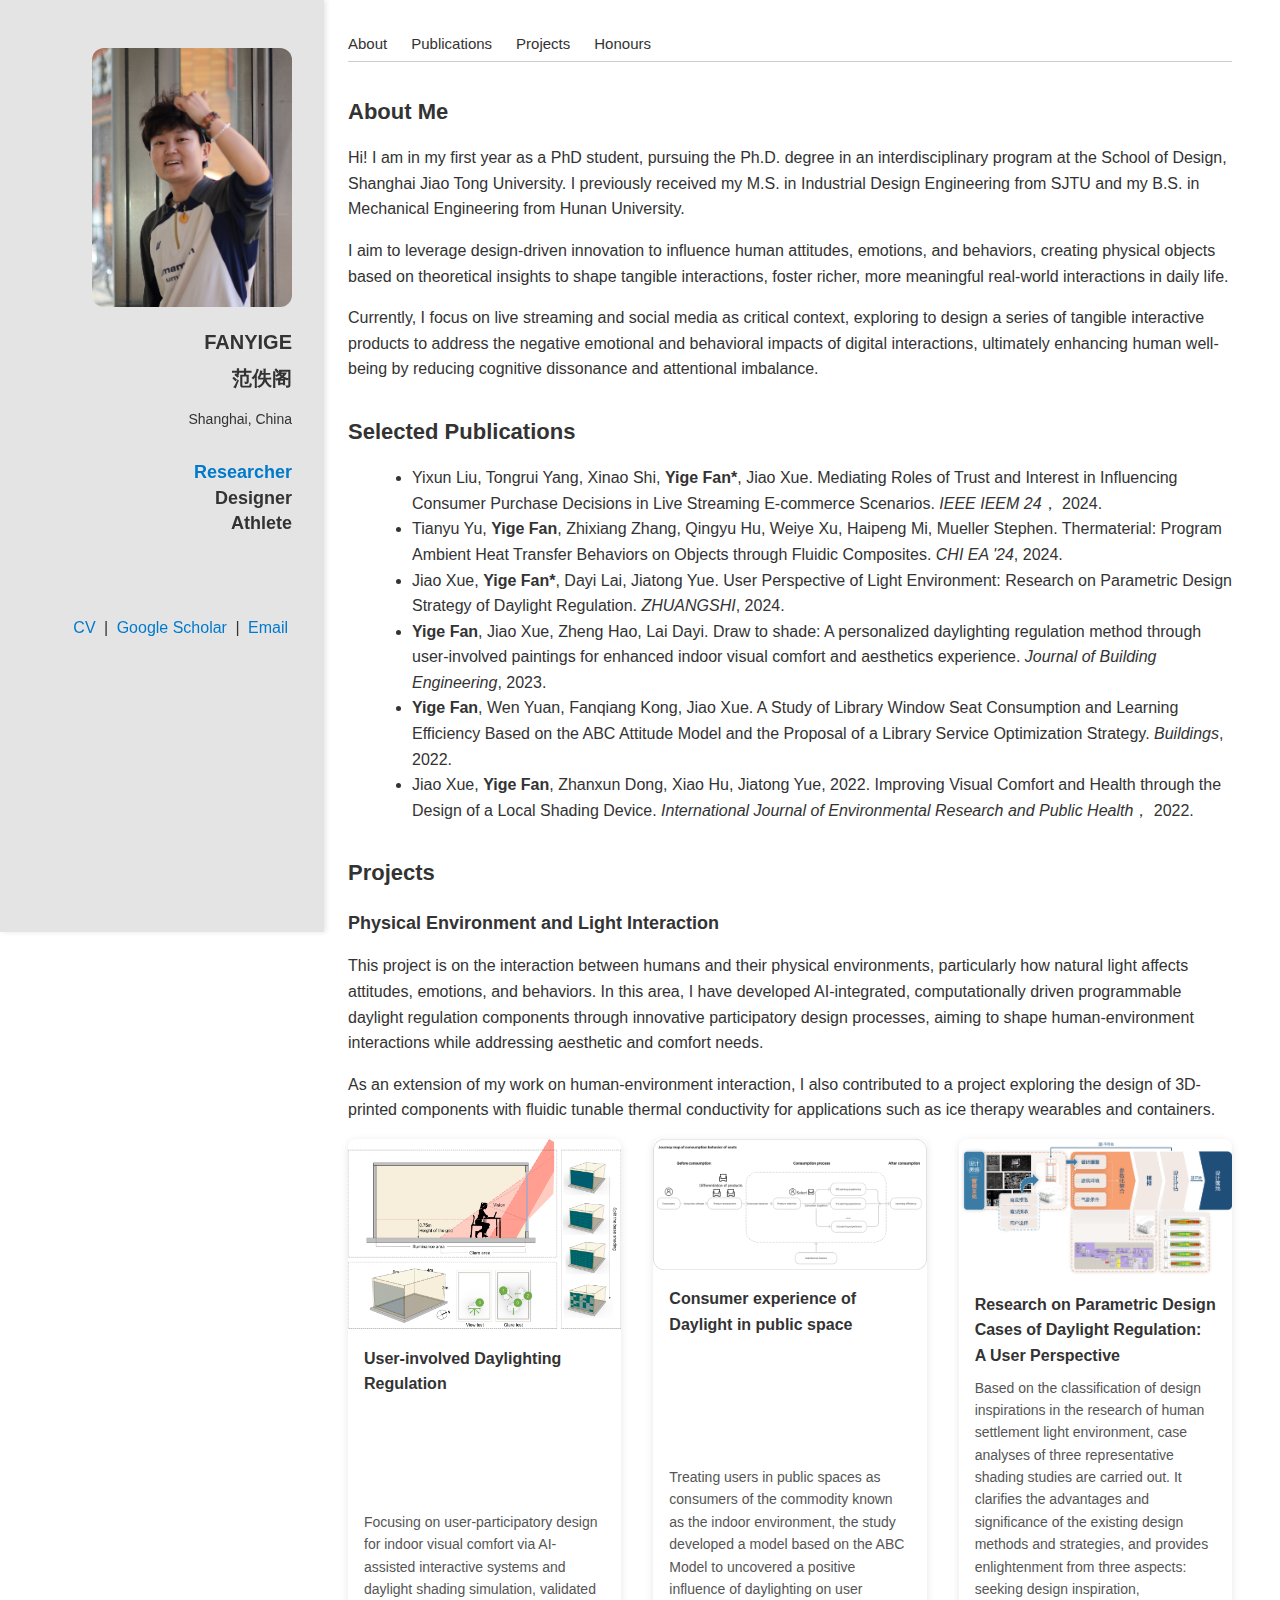
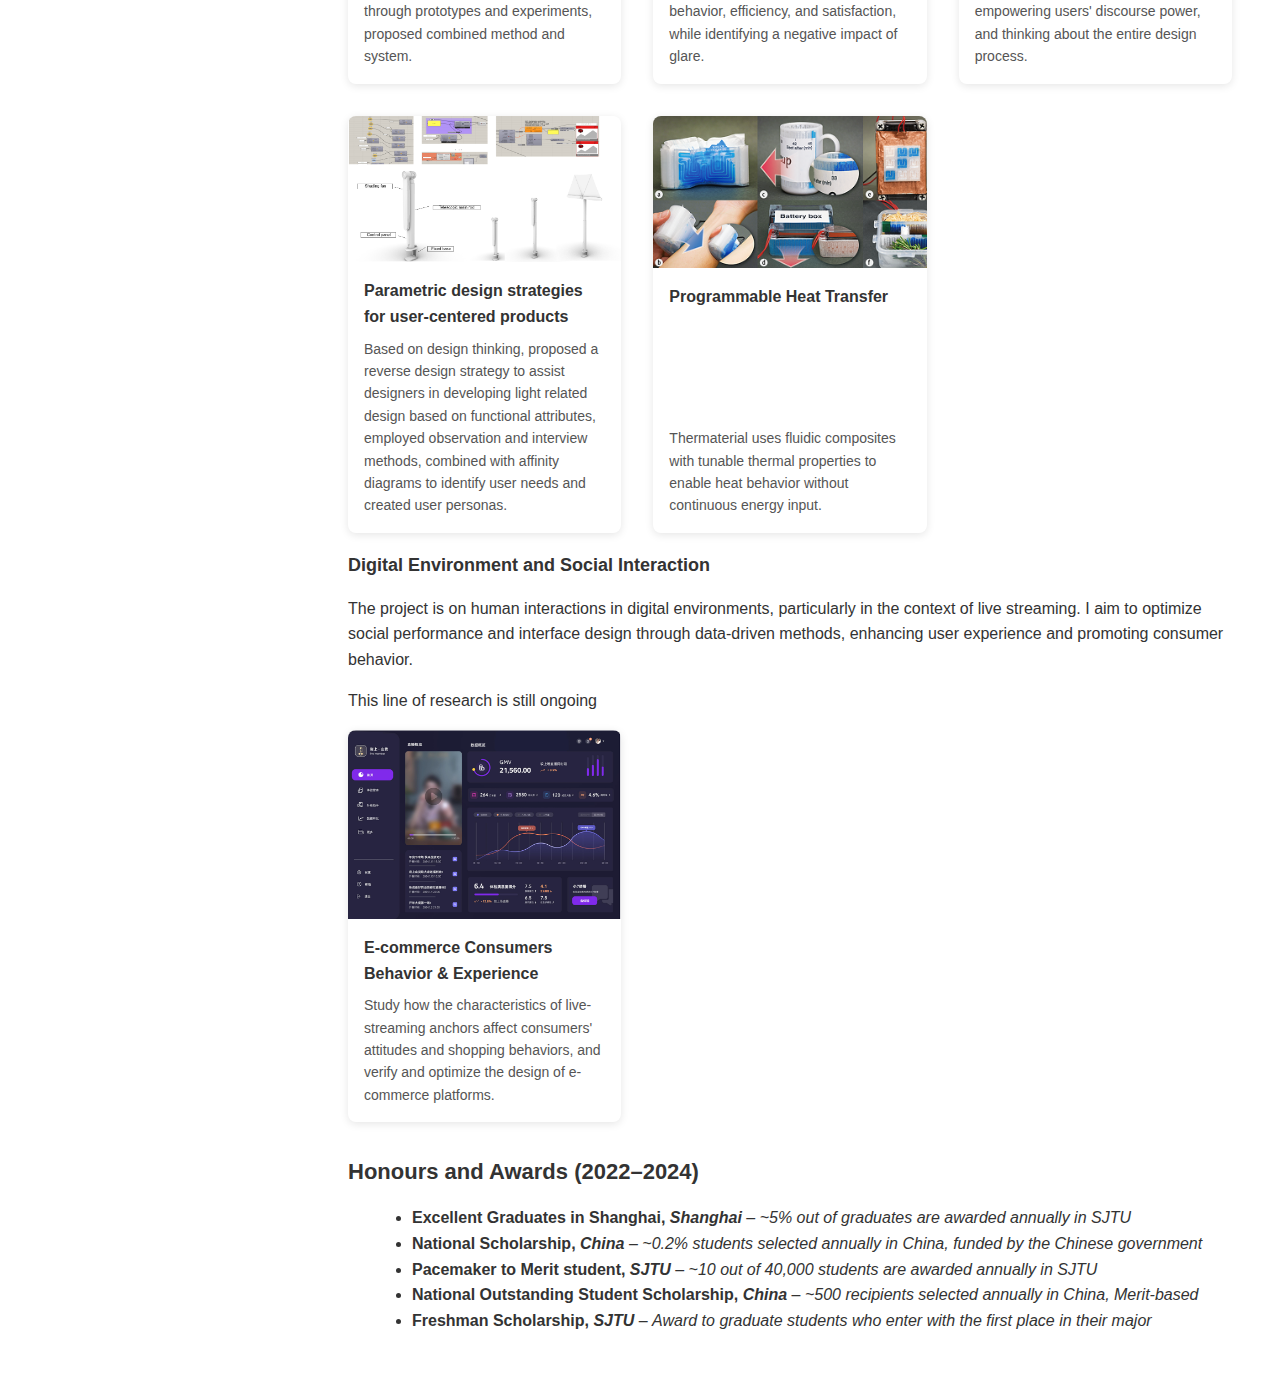
<file: index.html>
<!DOCTYPE html>
<html lang="en">
<head>
  <meta charset="UTF-8">
  <title>FANYIGE</title>
  <link rel="stylesheet" href="sidebar.css">
  <link rel="stylesheet" href="global.css">
</head>
<body>
  <div id="sidebar-placeholder"></div>
  <script>
  fetch("sidebar.html")
    .then(response => response.text())
    .then(data => {
      document.getElementById("sidebar-placeholder").innerHTML = data;

      const path = window.location.pathname;

      if (path.includes("index")) {
        document.querySelector(".identity-links div:nth-child(1)").classList.add("active");
      }
      if (path.includes("design")) {
        document.querySelector(".identity-links div:nth-child(2)").classList.add("active");
      }
      if (path.includes("sports")) {
        document.querySelector(".identity-links div:nth-child(3)").classList.add("active");
      }
    });
</script>

  <div class="main-content">
    

    <div class="horizontal-nav">
     <a href="#about">About</a>
     <a href="#publications">Publications</a>
     <a href="#projects">Projects</a>
     <a href="#honours">Honours</a>
    </div>

    <section id="about">
      <h2>About Me</h2>
      <p>Hi! I am in my first year as a PhD student, pursuing the Ph.D. degree in an interdisciplinary program at the School of Design, Shanghai Jiao Tong University. I previously received my M.S. in Industrial Design Engineering from SJTU and my B.S. in Mechanical Engineering from Hunan University.</p>
      <p>I aim to leverage design-driven innovation to influence human attitudes, emotions, and behaviors, creating physical objects based on theoretical insights to shape tangible interactions, foster richer, more meaningful real-world interactions in daily life.</p>
      <p>Currently, I focus on live streaming and social media as critical context, exploring to design a series of tangible interactive products to address the negative emotional and behavioral impacts of digital interactions, ultimately enhancing human well-being by reducing cognitive dissonance and attentional imbalance.</p>  
  </section>

    <section id="publications">
      <h2>Selected Publications</h2>
    <ul>
      <li>Yixun Liu, Tongrui Yang, Xinao Shi, <strong>Yige Fan*</strong>, Jiao Xue. Mediating Roles of Trust and Interest in Influencing Consumer Purchase Decisions in Live Streaming E-commerce Scenarios. <em>IEEE IEEM 24</em>， 2024.</li>
      <li>Tianyu Yu, <strong>Yige Fan</strong>, Zhixiang Zhang, Qingyu Hu, Weiye Xu, Haipeng Mi, Mueller Stephen. Thermaterial: Program Ambient Heat Transfer Behaviors on Objects through Fluidic Composites. <em>CHI EA '24</em>, 2024.</li>
      <li>Jiao Xue, <strong>Yige Fan*</strong>, Dayi Lai, Jiatong Yue. User Perspective of Light Environment: Research on Parametric Design Strategy of Daylight Regulation. <em>ZHUANGSHI</em>, 2024.</li>
      <li><strong>Yige Fan</strong>, Jiao Xue, Zheng Hao, Lai Dayi. Draw to shade: A personalized daylighting regulation method through user-involved paintings for enhanced indoor visual comfort and aesthetics experience. <em>Journal of Building Engineering</em>, 2023.</li>
      <li><strong>Yige Fan</strong>, Wen Yuan, Fanqiang Kong, Jiao Xue. A Study of Library Window Seat Consumption and Learning Efficiency Based on the ABC Attitude Model and the Proposal of a Library Service Optimization Strategy. <em>Buildings</em>, 2022.</li>
      <li>Jiao Xue, <strong>Yige Fan</strong>, Zhanxun Dong, Xiao Hu, Jiatong Yue, 2022. Improving Visual Comfort and Health through the Design of a Local Shading Device. <em>International Journal of Environmental Research and Public Health</em>， 2022.</li>  
    </ul>
    </section>

    <section id="projects">
      <h2>Projects</h2>
      <h3>Physical Environment and Light Interaction</h3>
      <p>This project is on the interaction between humans and their physical environments, particularly how natural light affects attitudes, emotions, and behaviors. In this area, I have developed AI-integrated, computationally driven programmable daylight regulation components through innovative participatory design processes, aiming to shape human-environment interactions while addressing aesthetic and comfort needs. </p>
      <p>As an extension of my work on human-environment interaction, I also contributed to a project exploring the design of 3D-printed components with fluidic tunable thermal conductivity for applications such as ice therapy wearables and containers.</p>
      <div id="index-projects1"></div>
      <script>
        fetch("index-projects1.html")
          .then(res => res.text())
          .then(html => {
            document.getElementById("index-projects1").innerHTML = html;
          });
      </script>

        <h3>Digital Environment and Social Interaction</h3>
      <p>The project is on human interactions in digital environments, particularly in the context of live streaming. I aim to optimize social performance and interface design through data-driven methods, enhancing user experience and promoting consumer behavior.</p>
      <p>This line of research is still ongoing</p>
      <div id="index-projects2"></div>
      <script>
        fetch("index-projects2.html")
          .then(res => res.text())
          .then(html => {
            document.getElementById("index-projects2").innerHTML = html;
          });
      </script>
    </section>

    <section id="honours">
      <h2>Honours and Awards (2022–2024)</h2>
      <ul>
        <li><strong>Excellent Graduates in Shanghai, <em>Shanghai</em></strong> – <em>~5% out of graduates are awarded annually in SJTU</em></li>
        <li><strong>National Scholarship, <em>China</em></strong> – <em>~0.2% students selected annually in China, funded by the Chinese government</em></li>
        <li><strong>Pacemaker to Merit student, <em>SJTU</em></strong> – <em>~10 out of 40,000 students are awarded annually in SJTU</em></li>
        <li><strong>National Outstanding Student Scholarship, <em>China</em></strong> – <em>~500 recipients selected annually in China, Merit-based</em></li>
        <li><strong>Freshman Scholarship, <em>SJTU</em></strong> – <em>Award to graduate students who enter with the first place in their major</em></li>
      </ul>
    </section>
  </div>
</body>
</html>
</file>
<file: sidebar.css>
.sidebar {
  display: flex;
  flex-direction: column;
  align-items: flex-end;         /* 右对齐所有内容 */
  text-align: right;
  width: 260px;
  background-color: #71717130;
  padding: 1rem 2rem;
  height: 100vh;
  position: fixed;
  box-shadow: 2px 0 5px rgba(0, 0, 0, 0.1);
}

.spacer {
  height: 2rem; /* 顶部留白 */
}

.sidebar img {
  width: 200px;
  height: auto;
  border-radius: 12px;
  margin-bottom: 1rem;
  object-fit: cover;
}

.sidebar h1 {
  font-size: 20px;
  font-weight: bold;
  margin: 0.2rem 0 0;
}

.sidebar h2 {
  font-size: 14px;
  font-weight: normal;
  margin: 0.2rem 0 0rem;
  color: #000000;
}

.sidebar p {
  text-align: right;
  font-size: 14px;
  margin-bottom: 2rem;
}

/* 合并后的身份组（Academia / Designer / Athlete） */
.identity-links {
  display: flex;
  flex-direction: column;
  align-items: flex-end;
  gap: 4px; /* 控制上下距离 */
  margin-top: 0;
}

.identity-links div { /* 三个身份标签的字体调节 */
  font-size: 18px;
  font-weight: bold;  
  cursor: pointer;
  line-height: 1.2;
  margin: 0;
}

.identity-links div.active {
  color: #007acc;
}

/* icon调节 */
.contact-text-links {
  font-size: 16px;
  margin-top: 5rem;
  color: #333;
  text-align: right;
}

.contact-text-links a {
  color: #007acc;
  text-decoration: none;
  margin: 0 4px;
}

.contact-text-links a:hover {
  text-decoration: underline;
}
</file>
<file: global.css>
/* global.css */

body {
  margin: 0;
  font-family: Arial, sans-serif;
  font-size: 16px;
  line-height: 1.6;
  color: #333;
  display: flex;
}

h1 {
  font-size: 28px;
  font-weight: bold;
  margin-bottom: 0.5rem;
}

h2 {
  font-size: 22px;
  font-weight: bold;
  margin-top: 2rem;
  margin-bottom: 1rem;
}

h3 {
  font-size: 18px;
  font-weight: bold;
  margin-bottom: 0.5rem;
}

p {
  margin-bottom: 1rem;
}

ul {
  margin-left: 1.5rem;
  margin-bottom: 1rem;
}

.main-content {
  margin-left: 300px;       /* 配合 sidebar */
  padding: 2rem 3rem;
  flex: 1;
  box-sizing: border-box;
  max-width: auto;        /* 限制页面最大宽度 */
  width: 100%;
  overflow-wrap: break-word;
}
.section {
  margin-bottom: 3rem;
}

.horizontal-nav {
  margin-bottom: 2rem;
  display: flex;
  gap: 1.5rem;
  border-bottom: 1px solid #ccc;
}

.horizontal-nav a {
  text-decoration: none;
  font-size: 15px;
  color: #333;
  padding-bottom: 5px;
}

.horizontal-nav a:hover,
.horizontal-nav a.active {
  color: #007acc;
  font-weight: bold;
  border-bottom: 2px solid #007acc;
}


.sidebar-fake {
  width: 300px;
  height: 100vh;
  position: fixed;
  left: 0;
  top: 0;
  background-color: transparent;
  z-index: -1;
}


.project-grid {
  display: grid;
  grid-template-columns: repeat(3, 1fr);
  gap: 2rem;
  width: 100%;
}


.card {
  height: auto; /* 可根据需要改为 300–360 */
  display: flex;
  flex-direction: column;
  background-color: white;
  border-radius: 8px;
  box-shadow: 0 2px 8px rgba(0,0,0,0.1);
  overflow: hidden;
  transition: transform 0.2s ease;
}

.card:hover {
  transform: translateY(-5px);
}


.card img {
  width: 100%;
  /*height: 160px;        /* 统一图片高度 */
  object-fit: cover;
  display: block;
}

.card-content {
  flex: 1;
  padding: 1rem;
  display: flex;
  flex-direction: column;
  justify-content: space-between;
  overflow-wrap: break-word;
  word-break: break-word;
}

.card-title {
  font-weight: bold;
  font-size: 16px;
  margin-bottom: 0.5rem;
}

.card-description {
  font-size: 14px;
  color: #555;
}

.photo-column {
  display: flex;
  flex-direction: column;
  gap: 1rem;
  margin-bottom: 2rem;
}

.photo-column img {
  width: 100%;
  border-radius: 8px;
  object-fit: cover;
}
</file>
